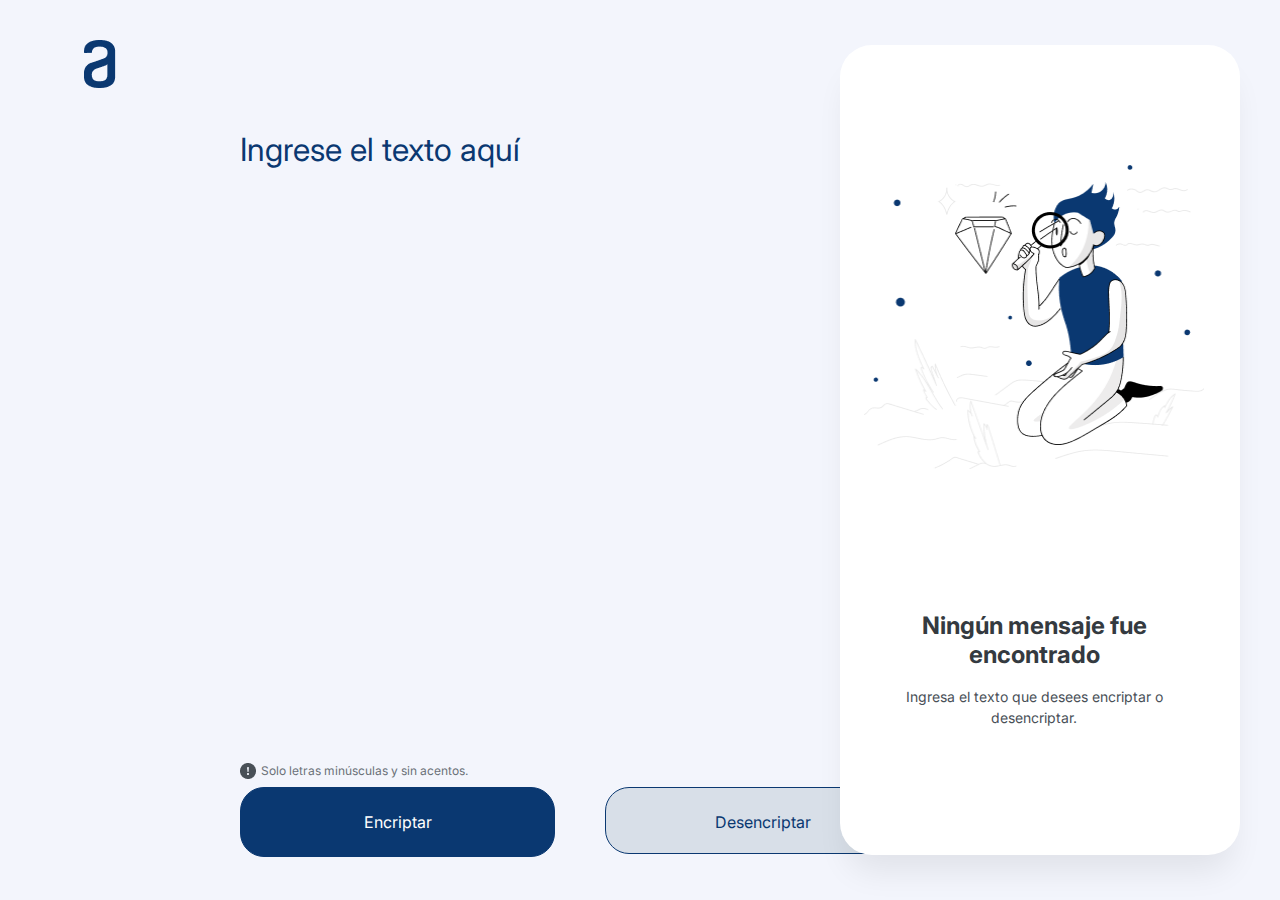
<file: Encriptador de Texto/index.html>
<!DOCTYPE html>
<html lang="es-mx">
<head>
    <!-- Define el conjunto de caracteres para el documento -->
    <meta charset="UTF-8">
    <!-- Configura la vista para dispositivos móviles, ajustando el zoom inicial -->
    <meta name="viewport" content="width=device-width, initial-scale=1.0">
    <!-- Título que aparece en la pestaña del navegador -->
    <title>Encriptador de Texto</title>
    <!-- Enlaza el archivo de estilos CSS externo -->
    <link rel="stylesheet" href="styles/style.css"> 
</head>
<body>
    <main>
        <div class="container">
            <!-- Sección para el área de encriptación y desencriptación -->
            <div class="encriptar">
                <!-- Imagen del logo -->
                <img src="img/Frame 6.png" alt="logo" class="logo">
                <div class="texto">
                    <!-- Área de texto donde el usuario puede ingresar el texto -->
                    <textarea 
                    name="texto" class="texto" id="texto" cols="30" rows="10" placeholder="Ingrese el texto aquí"></textarea>
                </div>

                <div class="condiciones">
                    <!-- Icono de advertencia -->
                    <img src="img/bi_exclamation-circle-fill.png" class="icono" alt="icono">
                    <!-- Mensaje de condiciones para el texto -->
                    <p>Solo letras minúsculas y sin acentos.</p>
                </div>

                <div class="botones">
                    <!-- Botón para encriptar el texto -->
                    <button class="btn-encriptar" type="button" onclick="encriptar()">Encriptar</button>
                    <!-- Botón para desencriptar el texto -->
                    <button class="btn-desencriptar" type="button" onclick="desencriptar()">Desencriptar</button>
                </div>
            </div>

            <!-- Sección para mostrar el resultado de la encriptación o desencriptación -->
            <div class="encriptado">
                <!-- Imagen relacionada con el resultado -->
                <img src="img/Muñeco.png" id="muñeco" alt="muñeco">
                <div class="texto-indicativo">
                    <!-- Mensaje indicativo en caso de que no haya texto procesado -->
                    <h2>Ningún mensaje fue encontrado</h2>
                    <p class="respuesta">Ingresa el texto que desees encriptar o desencriptar.</p>
                </div>
            </div>
        </div>
    </main>
    <!-- Enlaza el archivo de script JavaScript externo -->
    <script src="index.js"></script>
</body>
</html>
</file>
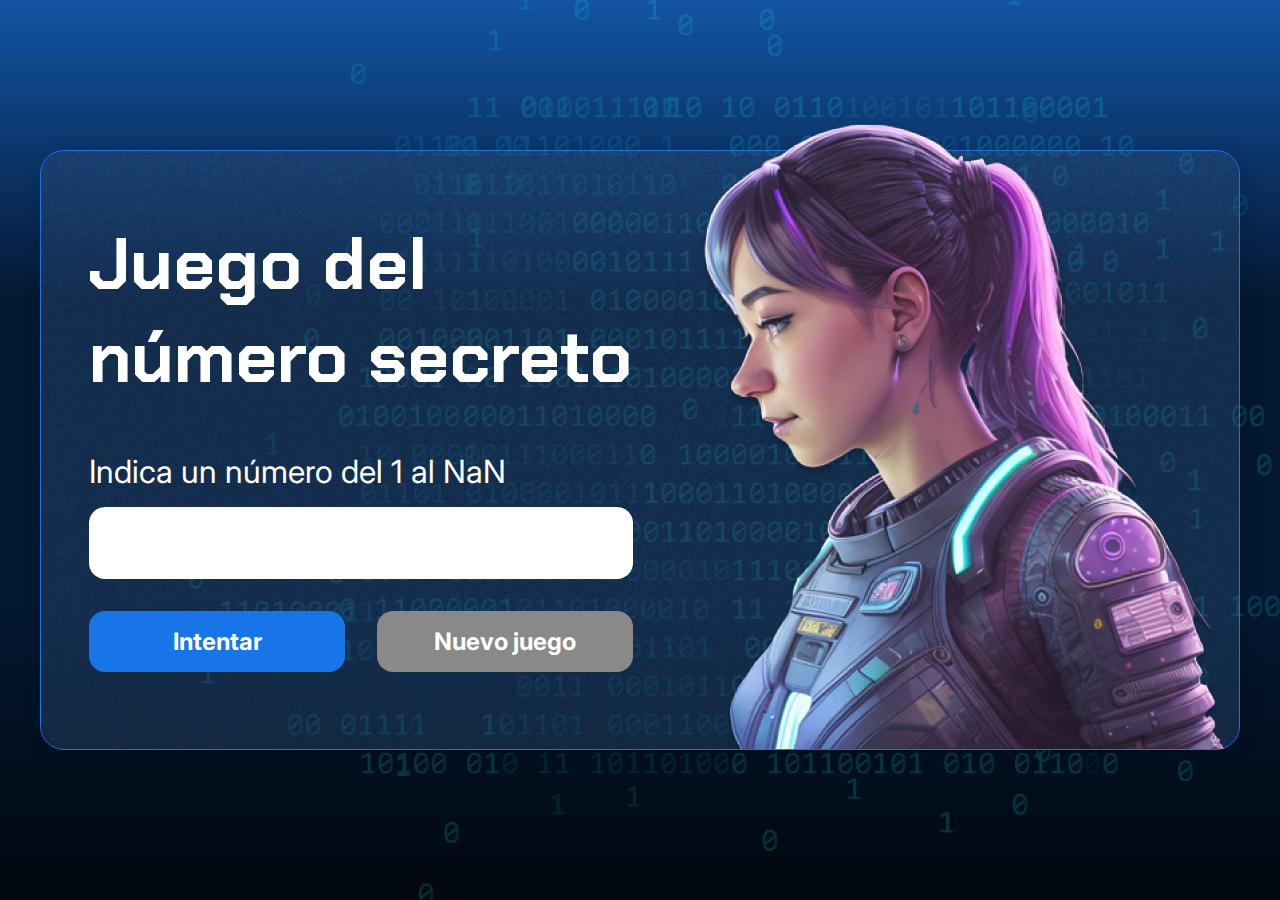
<file: Juego del Numero Secreto/index.html>
<!DOCTYPE html>
<html lang="pt-br">

<head>
    <meta charset="UTF-8">
    <meta name="viewport" content="width=device-width, initial-scale=1.0">
    <link rel="preconnect" href="https://fonts.googleapis.com">
    <link rel="preconnect" href="https://fonts.gstatic.com" crossorigin>
    <link href="https://fonts.googleapis.com/css2?family=Chakra+Petch:wght@700&family=Inter:wght@400;700&display=swap"
        rel="stylesheet">
    <link rel="stylesheet" href="style.css">
    <title>JS Game</title>
</head>

<body>

    <div class="container">
        <div class="container__contenido">
            <div class="container__informaciones">
                <div class="container__texto">
                    <h1></h1>
                    <p class="texto__parrafo"></p>
                </div>
                <input type="number" id = "valorUsuario" min="1" max="10" class="container__input">
                <div class="chute container__botones">
                    <button onclick="verificarIntento();" class="container__boton">Intentar</button>
                    <button onclick="reiniciarJuego();" class="container__boton" id="reiniciar"disabled>Nuevo juego</button>
                </div>
            </div>
            <img src="./img/ia.png" alt="Una persona mirando a la izquierda" class="container__imagen-persona" />
        </div>
    </div>
    <script src="app.js" defer></script>
</body>

</html>
</file>
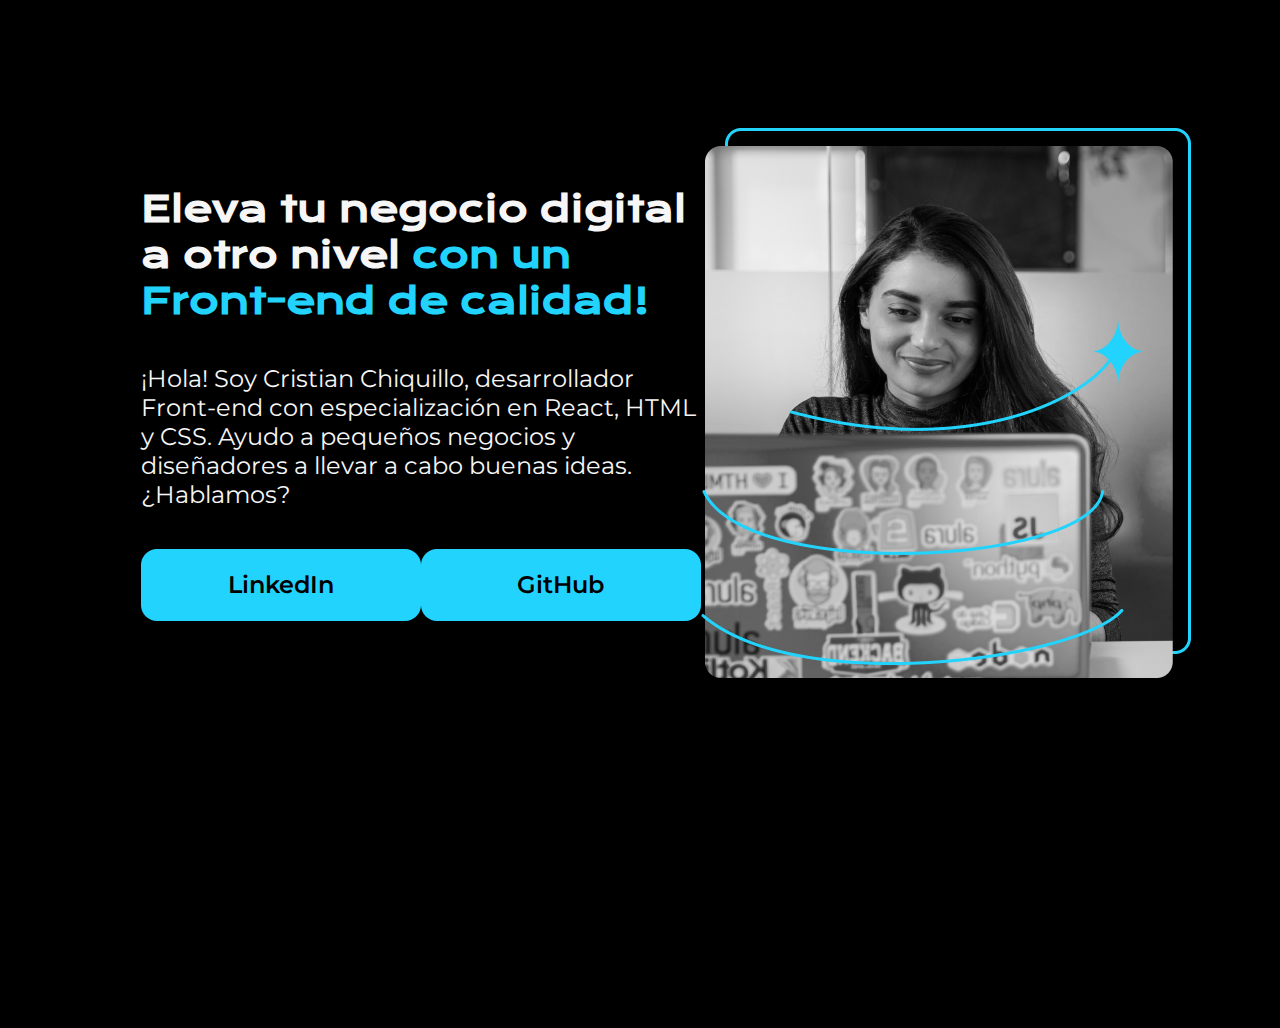
<file: Portafolio/index.html>
<!DOCTYPE html>
<html lang="es-mx">
<head>
    <meta charset="UTF-8">
    <meta name="viewport" content="width=device-width, initial-scale=1.0">
    <title>Portafolio</title>
    <link rel="stylesheet" href="style.css"> 

</head>
<body>
    <header></header>
    <main class = "presentacion">
        <section class="presentacion__contenido">
        <h1 class= "presentacion__contenido__titulo">
            Eleva tu negocio digital a otro nivel 
            <strong class = "titulo-destacado"> con un Front-end de calidad!
            </strong></h1>
            <p class= "presentacion__contenido__texto">¡Hola! Soy Cristian Chiquillo, desarrollador Front-end con 
                especialización en React, HTML y CSS. Ayudo a pequeños negocios y 
                diseñadores a llevar a cabo buenas ideas. ¿Hablamos?

            </p>
            <div class="presentacion__enlaces">
                <a class="presentacion__enlaces__links" href="https://www.linkedin.com/in/cristian-david-chiquillo-montoya/">LinkedIn</a>
                <a class="presentacion__enlaces__links"href="https://github.com/Cristian07chiquillo/Proyectos-Programa-ONE">GitHub</a>
            </div>

        </section>
            <img src="foto.png" alt="Imagen Personal">
    </main>
    <footer></footer>
</body>
</html>
</file>
<file: Encriptador de Texto/styles/style.css>
/* Importa la fuente 'Inter' desde Google Fonts */
@import url('https://fonts.googleapis.com/css2?family=Inter:wght@100..900&display=swap');

/* Define las variables de color y fuente para su uso en todo el CSS */
:root{
    --white: #FFFFFF; /* Color blanco */
    --color-primario: #F3F5FC; /* Color primario del fondo */
    --color-terciario: #0A3871; /* Color terciario para botones y texto */
    --color-cuaternario: #D8DFE8; /* Color de fondo de los botones */

    --fuente-inter: "Inter", sans-serif; /* Fuente principal para el texto */
    --fuente-krona: "Krona One", sans-serif; /* Fuente alternativa para textos destacados */
}

/* Establece el padding y margin a 0 para todos los elementos */
* {
    padding: 0;
    margin: 0;
}

/* Contenedor principal que ocupa toda la ventana del navegador */
.container{
    display: flex;
    box-sizing: border-box;
    width: 100vw; /* Ancho completo de la ventana */
    height: 100vh; /* Alto completo de la ventana */
    background-color: var(--color-primario); /* Fondo primario */
}

/* Sección para el contenido de encriptación */
.encriptar{
    box-sizing: border-box;
    flex-direction: column;
    width: 60%; /* Ancho del 60% del contenedor */
    height: 100%; /* Alto completo del contenedor */
}

/* Estilo para el logo dentro del contenedor de encriptación */
.logo{
    padding: 40px; /* Espaciado interno de 40px */
}

/* Estilo general para el contenedor de texto */
.texto{
    top: 130px; /* Posiciona el contenedor a 130px desde la parte superior */
    left: 240px; /* Posiciona el contenedor a 240px desde la izquierda */
}

/* Estilo para el área de texto dentro del contenedor de texto */
.texto textarea{
    position: absolute;
    width: 680px; /* Ancho del área de texto */
    height: 288px; /* Alto del área de texto */
    font-family: var(--fuente-inter); /* Fuente usada en el texto */
    font-size: 32px; /* Tamaño de la fuente */
    font-weight: 400; /* Grosor de la fuente */
    color: var(--color-terciario); /* Color del texto */
    border: none; /* Sin borde */
    background-color: var(--color-primario); /* Fondo del área de texto */
    resize: none; /* Evita el redimensionamiento del área de texto */
}

/* Estilo para el texto de marcador de posición en el área de texto */
.texto textarea::placeholder{
    font-family: var(--fuente-inter);
    font-style: normal;
    font-weight: 400;
    font-size: 32px;
    color: var(--color-terciario);
}

/* Elimina el borde y el contorno cuando el área de texto está en foco o activa */
.texto:focus,
.texto:active{
    border: none;
    outline: none;
}

/* Estilo para la sección de condiciones */
.condiciones{
    position: absolute;
    display: flex;
    flex-direction: row;
    align-items: center;
    left: 240px; /* Posiciona la sección a 240px desde la izquierda */
    bottom: 120px; /* Posiciona la sección a 120px desde la parte inferior */
    gap: 5px; /* Espacio entre elementos */
    padding: 0%; /* Sin padding */
}

/* Estilo para los iconos dentro de la sección de condiciones */
.icono{
    width: 16px; /* Ancho del icono */
    height: 16px; /* Alto del icono */
}

/* Estilo para los párrafos dentro de la sección de condiciones */
.condiciones p {
    font-family: var(--fuente-inter); /* Fuente para el texto */
    font-style: normal;
    font-weight: 400;
    font-size: 12px; /* Tamaño de la fuente */
    color: #495057; /* Color del texto */
    background-color: var(--color-primario); /* Fondo del párrafo */
    line-height: 150%; /* Altura de línea */
    opacity: 0.8; /* Opacidad del texto */
    flex: none; /* Evita que el texto se expanda */
}

/* Estilo para la sección de botones */
.botones{
    display: flex;
    flex-direction: row;
    align-items: flex-start;
    padding: 1% 0;
    position: absolute;
    width: 680px; /* Ancho de la sección de botones */
    left: 240px; /* Posiciona la sección a 240px desde la izquierda */
    bottom: 30px; /* Posiciona la sección a 30px desde la parte inferior */
    gap: 50px; /* Espacio entre botones */
}

/* Estilo para el botón de encriptación */
.btn-encriptar{
    align-items: center;
    justify-content: center;
    padding: 24px; /* Espaciado interno del botón */
    width: 340px; /* Ancho del botón */
    background-color: var(--color-terciario); /* Fondo del botón */
    border: #0A3871 solid; /* Borde del botón */
    border-width: 1px; /* Ancho del borde */
    border-color: var(--color-terciario); /* Color del borde */
    border-radius: 24px; /* Esquinas redondeadas */
    font-family: var(--fuente-inter); /* Fuente del texto */
    font-style: normal;
    font-weight: 400;
    font-size: 16px; /* Tamaño de la fuente */
    color: var(--white); /* Color del texto */
    text-align: center; /* Alineación del texto */
}

/* Estilo para el botón de desencriptación */
.btn-desencriptar{
    align-items: center;
    justify-content: center;
    padding: 24px; /* Espaciado interno del botón */
    width: 340px; /* Ancho del botón */
    height: 67px; /* Alto del botón */
    border: var(--color-terciario) solid; /* Borde del botón */
    border-width: 1px; /* Ancho del borde */
    background-color: #D8DFE8; /* Fondo del botón */
    border-radius: 24px; /* Esquinas redondeadas */
    font-family: var(--fuente-inter); /* Fuente del texto */
    font-style: normal;
    font-weight: 400;
    font-size: 16px; /* Tamaño de la fuente */
    color: var(--color-terciario); /* Color del texto */
    text-align: center; /* Alineación del texto */
}

/* Cambia el fondo y el color del texto cuando se pasa el ratón sobre los botones */
.btn-encriptar:hover, 
.btn-desencriptar:hover{
    background-color: var(--color-primario);
    color: var(--color-terciario);
}

/* Estilo para la sección de encriptado */
.encriptado{
    display: flex;
    flex-direction: column;
    width: 400px; /* Ancho de la sección */
    height: 90%; /* Alto de la sección */
    justify-content: center; /* Centra el contenido verticalmente */
    position: absolute;
    right: 40px; /* Posiciona la sección a 40px desde la derecha */
    top: 5%; /* Posiciona la sección a 5% desde la parte superior */
    background-color: white; /* Fondo de la sección */
    box-shadow: 0px 24px 32px -8px rgba(0, 0, 0, 0.08); /* Sombra de la sección */
    border-radius: 32px; /* Esquinas redondeadas */
}

/* Estilo para la imagen dentro de la sección de encriptado */
.encriptado img{
    position: absolute;
    width: 340px; /* Ancho de la imagen */
    height: 304px; /* Alto de la imagen */
    right: 36px; /* Posiciona la imagen a 36px desde la derecha */
    top: 120px; /* Posiciona la imagen a 120px desde la parte superior */
}

/* Estilo para la sección de texto indicativo */
.texto-indicativo{
    display: flex;
    flex-direction: column;
    align-items: center; /* Centra el contenido horizontalmente */
    justify-content: center; /* Centra el contenido verticalmente */
    padding: 0%; /* Sin padding */
    gap: 16px; /* Espacio entre elementos */
    position: absolute;
    width: 340px; /* Ancho de la sección */
    top: 70%; /* Posiciona la sección a 70% desde la parte superior */
    right: 36px; /* Posiciona la sección a 36px desde la derecha */
    text-align: center; /* Alineación del texto */
}

/* Estilo para el encabezado dentro de la sección de texto indicativo */
.texto-indicativo h2 {
    width: 100%; /* Ancho completo del encabezado */
    font-family: var(--fuente-inter); /* Fuente del texto */
    font-style: normal;
    font-weight: 700; /* Grosor de la fuente */
    font-size: 24px; /* Tamaño de la fuente */
    line-height: 120%; /* Altura de línea */
    text-align: center; /* Alineación del texto */
    color: #343A40; /* Color del texto */
}

/* Estilo para el párrafo dentro de la sección de texto indicativo */
.texto-indicativo p {
    width: 100%; /* Ancho completo del párrafo */
    font-family: var(--fuente-inter); /* Fuente del texto */
    font-style: normal;
    font-weight: 400; /* Grosor de la fuente */
    font-size: 14px; /* Tamaño de la fuente */
    line-height: 150%; /* Altura de línea */
    text-align: center; /* Alineación del texto */
    color: #495057; /* Color del texto */
}

/* Estilos responsivos para dispositivos con un ancho máximo de 768px */
@media (max-width: 768px){
    .container{
        display: flex;
        flex-direction: row; /* Cambia la dirección del contenedor a fila */
        width: 100vw; /* Ancho completo de la ventana */
        height: 100vh; /* Alto completo de la ventana */
        background-color: var(--color-primario); /* Fondo primario */
    }

    .logo{
        position: absolute;
        top: 40px; /* Posiciona el logo a 40px desde la parte superior */
        padding: 0%; /* Sin padding */
    }

    .texto{
        position: absolute;
        top: 20%; /* Posiciona el contenedor de texto a 20% desde la parte superior */
        left: 24px; /* Posiciona el contenedor de texto a 24px desde la izquierda */
    }

    .condiciones{
        position: absolute;
        top: 680px; /* Posiciona la sección de condiciones a 680px desde la parte superior */
        left: 48px; /* Posiciona la sección de condiciones a 48px desde la izquierda */
    }

    .botones{
        position: absolute;
        top: 880px; /* Posiciona la sección de botones a 880px desde la parte superior */
        left: 48px; /* Posiciona la sección de botones a 48px desde la izquierda */
    }

    .btn-desencriptar{
        background-color: var(--color-primario); /* Cambia el fondo del botón de desencriptar */
    }

    .btn-encriptar:hover, 
    .btn-desencriptar:hover{
        background-color: #D8DFE8; /* Cambia el fondo y el color del texto al pasar el ratón sobre los botones */
        color: var(--color-terciario);
    }

    .encriptado{
        position: absolute;
        width: 688px; /* Ancho de la sección de encriptado */
        height: 133px; /* Alto de la sección de encriptado */
        top: 1001px; /* Posiciona la sección a 1001px desde la parte superior */
        justify-content: center; /* Centra el contenido verticalmente */
        align-items: flex-start; /* Alinea el contenido al inicio */
    }

    .encriptado img{
        top: 0%; /* Posiciona la imagen a la parte superior */
        display: none; /* Oculta la imagen en dispositivos pequeños */
        visibility: hidden; /* Hace que la imagen sea invisible */
    }

    .texto-indicativo{
        position: absolute;
        width: 100%; /* Ancho completo de la sección */
        top: 30%; /* Posiciona la sección a 30% desde la parte superior */
        left: 0%; /* Posiciona la sección a la izquierda */
    }
}
</file>
<file: Juego del Numero Secreto/style.css>
* {
    box-sizing: border-box;
    margin: 0;
    padding: 0;
    color: white;
}

body {
    background: linear-gradient(#1354A5 0%, #041832 33.33%, #041832 66.67%, #01080E 100%);
    height: 100vh;
    display: flex;
    align-items: center;
    justify-content: center;
}


body::before {
    background-image: url("img/code.png");
    background-repeat: no-repeat;
    background-position: right;
    content: "";
    display: block;
    position: absolute;
    width: 100%;
    height: 100%;
    opacity: 0.4;
}

.container {
    width: 1200px;
    height: 600px;
    display: flex;
    align-items: center;
    justify-content: space-between;
    border-radius: 24px;
    border: 1px solid #1875E8;
    box-shadow: 4px 4px 20px 0px rgba(1, 8, 14, 0.15);
    background-image: url("img/Ruido.png");
    background-size: 100% 100%;
    position: relative;
}


.container__contenido {
    display: flex;
    align-items: center;
    position: absolute;
    bottom: 0;
}

.container__informaciones {
    flex: 1;
    padding: 3rem;
}

.container__boton {
    border-radius: 16px;
    background: #1875E8;
    padding: 16px 24px;
    width: 100%;
    font-size: 24px;
    font-weight: 700;
    border: none;
    margin-top: 2rem;
}

.container__boton:disabled {
    background: #898989;
}

.container__texto {
    margin: 16px 0 16px 0;
}

.container__texto-azul {
    color: #1875E8;
}

.container__input {
    width: 100%;
    height: 72px;
    border-radius: 16px;
    background-color: #FFF;
    border: none;
    color: #1875E8;
    padding: 2rem;
    font-size: 24px;
    font-weight: 700;
    font-family: 'Inter', sans-serif;
}

.container__botones {
    display: flex;
    gap: 2em;
}

h1 {
    font-family: 'Chakra Petch', sans-serif;
    font-size: 72px;
    padding-bottom: 3rem;
}

p,
button {
    font-family: 'Inter', sans-serif;
}

.texto__parrafo {
    font-size: 32px;
    font-weight: 400;
}
</file>
<file: Portafolio/style.css>
@import url('https://fonts.googleapis.com/css2?family=Krona+One&family=Montserrat:ital,wght@0,100..900;1,100..900&display=swap');

* {
    padding: 0;
    margin: 0;
}

body {
    height:100vh;
    box-sizing: border-box;
    background-color:#000000;
    color: #F6F6F6;
}

.titulo-destacado{
    color:#22D4FD;
}

.presentacion{
    margin: 10% 11%;
    display: flex;
    align-items: center;
    justify-content: space-between;
}

.presentacion__contenido{
    width: 615px;
    display: flex;
    flex-direction: column;
    gap: 40px;
}

.presentacion__contenido__titulo{
    font-size: 36px;
    font-family: "Krona One", sans-serif;
}

.presentacion__contenido__texto{
    font-size: 24px;
    font-family: "Montserrat", sans-serif;
}

.presentacion__enlaces{
    display:flex;
    justify-content: space-between;
}

.presentacion__enlaces__links{
    width:280px;
    background-color:#22D4FD;
    text-align: center;
    padding: 21.5px 0;
    border-radius: 16px;
    font-family: "Montserrat", sans-serif;
    font-size: 24px;
    font-weight: 600;
    text-decoration: none;
    color:black
}
</file>
